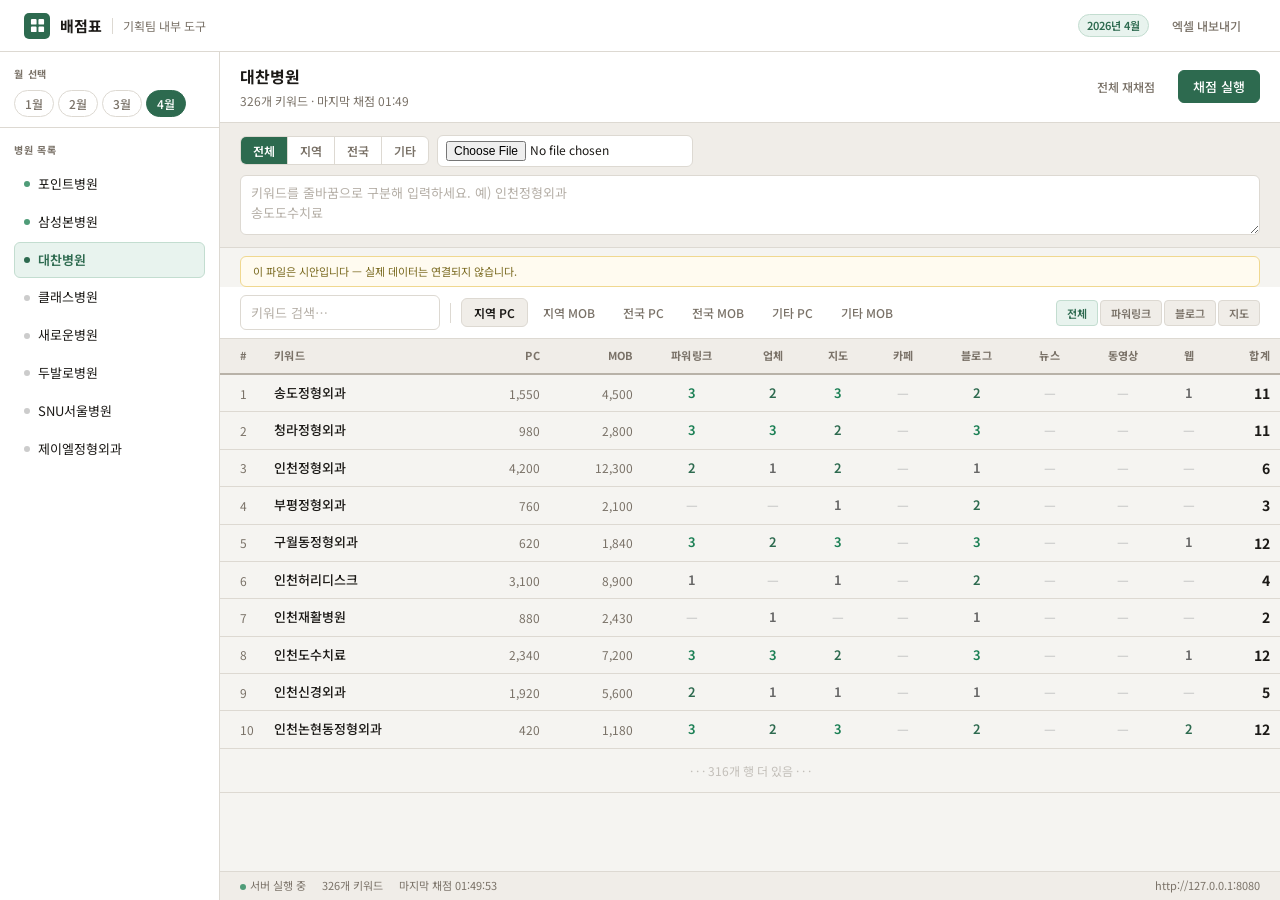
<file: 시안.html>
<!DOCTYPE html>
<html lang="ko">
<head>
  <meta charset="UTF-8" />
  <meta name="viewport" content="width=device-width, initial-scale=1" />
  <title>배점표 — 시안</title>
  <link rel="preconnect" href="https://fonts.googleapis.com" />
  <link rel="preconnect" href="https://fonts.gstatic.com" crossorigin />
  <link href="https://fonts.googleapis.com/css2?family=Noto+Sans+KR:wght@400;500;600;700&display=swap" rel="stylesheet" />
  <style>
    :root {
      --bg:       #f5f4f1;
      --surface:  #ffffff;
      --surface-2:#f0ede8;
      --border:   #ddd9d2;
      --border-strong: #b8b2a8;
      --text:     #1c1a17;
      --muted:    #7a7268;
      --accent:   #2d6a4f;
      --accent-light: #e8f3ee;
      --accent-mid:   #4f9c78;
      --danger:   #c0392b;
      --warn:     #e67e22;
      --radius:   6px;
      --font: 'Noto Sans KR', 'Apple SD Gothic Neo', sans-serif;
    }

    *, *::before, *::after { box-sizing: border-box; }

    body {
      margin: 0;
      background: var(--bg);
      color: var(--text);
      font-family: var(--font);
      font-size: 14px;
      line-height: 1.6;
    }

    /* ── 헤더 ── */
    .header {
      background: var(--surface);
      border-bottom: 1px solid var(--border);
      padding: 0 24px;
      height: 52px;
      display: flex;
      align-items: center;
      justify-content: space-between;
      position: sticky;
      top: 0;
      z-index: 100;
    }

    .header__left {
      display: flex;
      align-items: center;
      gap: 10px;
    }

    .header__logo {
      width: 26px;
      height: 26px;
      background: var(--accent);
      border-radius: 5px;
      display: flex;
      align-items: center;
      justify-content: center;
    }

    .header__logo svg {
      width: 15px;
      height: 15px;
      fill: white;
    }

    .header__title {
      font-size: 15px;
      font-weight: 700;
      letter-spacing: -0.01em;
      color: var(--text);
    }

    .header__divider {
      width: 1px;
      height: 16px;
      background: var(--border);
    }

    .header__sub {
      font-size: 12px;
      color: var(--muted);
    }

    .header__right {
      display: flex;
      align-items: center;
      gap: 8px;
    }

    .badge {
      font-size: 11px;
      font-weight: 600;
      padding: 2px 8px;
      border-radius: 20px;
      background: var(--accent-light);
      color: var(--accent);
      border: 1px solid #c3ddd0;
    }

    /* ── 레이아웃 ── */
    .layout {
      display: flex;
      height: calc(100vh - 52px);
    }

    /* ── 사이드바 ── */
    .sidebar {
      width: 220px;
      flex-shrink: 0;
      background: var(--surface);
      border-right: 1px solid var(--border);
      display: flex;
      flex-direction: column;
      overflow: hidden;
    }

    .sidebar__section {
      padding: 14px 14px 10px;
      border-bottom: 1px solid var(--border);
    }

    .sidebar__label {
      font-size: 10px;
      font-weight: 700;
      letter-spacing: 0.08em;
      text-transform: uppercase;
      color: var(--muted);
      margin-bottom: 8px;
      display: block;
    }

    .hospital-list {
      list-style: none;
      margin: 0;
      padding: 0;
      display: flex;
      flex-direction: column;
      gap: 1px;
    }

    .hospital-list__item {
      display: flex;
      align-items: center;
      gap: 8px;
      padding: 7px 9px;
      border-radius: var(--radius);
      cursor: pointer;
      font-size: 13px;
      color: var(--text);
      border: 1px solid transparent;
      transition: background 0.1s;
    }

    .hospital-list__item:hover {
      background: var(--surface-2);
    }

    .hospital-list__item.is-active {
      background: var(--accent-light);
      border-color: #c3ddd0;
      color: var(--accent);
      font-weight: 600;
    }

    .hospital-list__dot {
      width: 6px;
      height: 6px;
      border-radius: 50%;
      background: var(--border-strong);
      flex-shrink: 0;
    }

    .hospital-list__item.is-active .hospital-list__dot {
      background: var(--accent);
    }

    .hospital-list__item.is-done .hospital-list__dot {
      background: var(--accent-mid);
    }

    .hospital-list__item.is-empty .hospital-list__dot {
      background: #ccc;
    }

    .sidebar__month-tabs {
      display: flex;
      flex-wrap: wrap;
      gap: 4px;
    }

    .month-btn {
      padding: 4px 10px;
      border-radius: 20px;
      border: 1px solid var(--border);
      background: transparent;
      font-family: inherit;
      font-size: 12px;
      font-weight: 500;
      color: var(--muted);
      cursor: pointer;
    }

    .month-btn.is-active {
      background: var(--accent);
      border-color: var(--accent);
      color: white;
    }

    /* ── 메인 콘텐츠 ── */
    .main {
      flex: 1;
      display: flex;
      flex-direction: column;
      overflow: hidden;
    }

    /* ── 서브 헤더 (병원명 + 액션) ── */
    .subheader {
      background: var(--surface);
      border-bottom: 1px solid var(--border);
      padding: 12px 20px;
      display: flex;
      align-items: center;
      justify-content: space-between;
      gap: 12px;
      flex-shrink: 0;
    }

    .subheader__info {
      display: flex;
      flex-direction: column;
      gap: 1px;
    }

    .subheader__name {
      font-size: 16px;
      font-weight: 700;
      letter-spacing: -0.01em;
    }

    .subheader__meta {
      font-size: 12px;
      color: var(--muted);
    }

    .subheader__actions {
      display: flex;
      align-items: center;
      gap: 8px;
    }

    /* ── 버튼 ── */
    .btn {
      display: inline-flex;
      align-items: center;
      gap: 5px;
      padding: 6px 14px;
      border-radius: var(--radius);
      border: 1px solid var(--border);
      background: var(--surface);
      color: var(--text);
      font-family: inherit;
      font-size: 13px;
      font-weight: 500;
      cursor: pointer;
      white-space: nowrap;
    }

    .btn:hover {
      background: var(--surface-2);
      border-color: var(--border-strong);
    }

    .btn--primary {
      background: var(--accent);
      border-color: var(--accent);
      color: white;
    }

    .btn--primary:hover {
      background: #245a42;
      border-color: #245a42;
    }

    .btn--ghost {
      background: transparent;
      border-color: transparent;
      color: var(--muted);
    }

    .btn--ghost:hover {
      background: var(--surface-2);
      color: var(--text);
      border-color: var(--border);
    }

    /* ── 입력 패널 ── */
    .input-panel {
      background: var(--surface-2);
      border-bottom: 1px solid var(--border);
      padding: 12px 20px;
      display: flex;
      align-items: flex-start;
      gap: 12px;
      flex-shrink: 0;
    }

    .input-panel__main {
      flex: 1;
      display: flex;
      flex-direction: column;
      gap: 8px;
    }

    .input-panel__row {
      display: flex;
      gap: 8px;
      align-items: center;
    }

    .scope-tabs {
      display: flex;
      border: 1px solid var(--border);
      border-radius: var(--radius);
      overflow: hidden;
      background: var(--surface);
    }

    .scope-tab {
      padding: 5px 12px;
      border: none;
      border-right: 1px solid var(--border);
      background: transparent;
      font-family: inherit;
      font-size: 12px;
      font-weight: 600;
      color: var(--muted);
      cursor: pointer;
    }

    .scope-tab:last-child {
      border-right: none;
    }

    .scope-tab.is-active {
      background: var(--accent);
      color: white;
    }

    .input {
      padding: 7px 10px;
      border-radius: var(--radius);
      border: 1px solid var(--border);
      background: var(--surface);
      font-family: inherit;
      font-size: 13px;
      color: var(--text);
      width: 100%;
    }

    .input:focus {
      outline: none;
      border-color: var(--accent-mid);
      box-shadow: 0 0 0 2px var(--accent-light);
    }

    .input::placeholder {
      color: #b5afa7;
    }

    textarea.input {
      resize: vertical;
      min-height: 60px;
      line-height: 1.55;
    }

    /* ── 툴바 (검색 + 시트 선택) ── */
    .toolbar {
      display: flex;
      align-items: center;
      gap: 10px;
      padding: 8px 20px;
      background: var(--surface);
      border-bottom: 1px solid var(--border);
      flex-shrink: 0;
      flex-wrap: wrap;
    }

    .toolbar__search {
      width: 200px;
    }

    .toolbar__sep {
      width: 1px;
      height: 20px;
      background: var(--border);
      flex-shrink: 0;
    }

    .sheet-tabs {
      display: flex;
      gap: 2px;
    }

    .sheet-tab {
      padding: 5px 12px;
      border-radius: var(--radius);
      border: 1px solid transparent;
      background: transparent;
      font-family: inherit;
      font-size: 12px;
      font-weight: 500;
      color: var(--muted);
      cursor: pointer;
    }

    .sheet-tab.is-active {
      background: var(--surface-2);
      border-color: var(--border);
      color: var(--text);
      font-weight: 600;
    }

    .col-tabs {
      display: flex;
      gap: 2px;
      margin-left: auto;
    }

    .col-tab {
      padding: 4px 10px;
      border-radius: 4px;
      border: 1px solid var(--border);
      background: var(--surface-2);
      font-family: inherit;
      font-size: 11px;
      font-weight: 600;
      color: var(--muted);
      cursor: pointer;
    }

    .col-tab.is-active {
      background: var(--accent-light);
      border-color: #c3ddd0;
      color: var(--accent);
    }

    /* ── 테이블 ── */
    .table-wrap {
      flex: 1;
      overflow: auto;
    }

    .score-table {
      width: max-content;
      min-width: 100%;
      border-collapse: collapse;
      font-size: 13px;
    }

    .score-table thead th {
      position: sticky;
      top: 0;
      z-index: 1;
      padding: 8px 10px;
      text-align: left;
      font-size: 11px;
      font-weight: 700;
      letter-spacing: 0.03em;
      background: var(--surface-2);
      border-bottom: 2px solid var(--border-strong);
      color: var(--muted);
      white-space: nowrap;
      text-transform: uppercase;
    }

    .score-table thead th:first-child {
      padding-left: 20px;
    }

    .score-table tbody td {
      padding: 7px 10px;
      border-bottom: 1px solid var(--border);
      vertical-align: middle;
    }

    .score-table tbody td:first-child {
      padding-left: 20px;
      color: var(--muted);
      font-size: 12px;
    }

    .score-table tbody tr:hover td {
      background: #faf9f7;
    }

    .score-table .kw-cell {
      font-weight: 500;
    }

    .score-table .vol-cell {
      font-size: 12px;
      color: var(--muted);
      text-align: right;
      font-variant-numeric: tabular-nums;
    }

    .score-cell {
      text-align: center;
      font-weight: 600;
      font-variant-numeric: tabular-nums;
      font-size: 13px;
    }

    .score-cell.s3 { color: #1a7f54; }
    .score-cell.s2 { color: #2d6a4f; }
    .score-cell.s1 { color: #666; }
    .score-cell.s0 { color: #ccc; }

    .total-cell {
      font-weight: 700;
      font-variant-numeric: tabular-nums;
      text-align: right;
      font-size: 14px;
    }

    /* ── 상태 바 ── */
    .statusbar {
      background: var(--surface-2);
      border-top: 1px solid var(--border);
      padding: 5px 20px;
      display: flex;
      align-items: center;
      justify-content: space-between;
      font-size: 11px;
      color: var(--muted);
      flex-shrink: 0;
    }

    .statusbar__left {
      display: flex;
      align-items: center;
      gap: 16px;
    }

    .status-dot {
      width: 6px;
      height: 6px;
      border-radius: 50%;
      background: var(--accent-mid);
      display: inline-block;
      margin-right: 4px;
    }

    /* ── 샘플 데이터 ── */
    .demo-note {
      background: #fffbf0;
      border: 1px solid #f0d890;
      border-radius: var(--radius);
      padding: 6px 12px;
      font-size: 11px;
      color: #7a6a20;
      margin: 8px 20px 0;
      flex-shrink: 0;
    }
  </style>
</head>
<body>

<!-- 헤더 -->
<header class="header">
  <div class="header__left">
    <div class="header__logo">
      <svg viewBox="0 0 16 16"><rect x="1" y="1" width="6" height="6" rx="1"/><rect x="9" y="1" width="6" height="6" rx="1"/><rect x="1" y="9" width="6" height="6" rx="1"/><rect x="9" y="9" width="6" height="6" rx="1"/></svg>
    </div>
    <span class="header__title">배점표</span>
    <div class="header__divider"></div>
    <span class="header__sub">기획팀 내부 도구</span>
  </div>
  <div class="header__right">
    <span class="badge">2026년 4월</span>
    <button class="btn btn--ghost" style="font-size:12px;">엑셀 내보내기</button>
  </div>
</header>

<div class="layout">

  <!-- 사이드바 -->
  <aside class="sidebar">
    <div class="sidebar__section">
      <span class="sidebar__label">월 선택</span>
      <div class="sidebar__month-tabs">
        <button class="month-btn">1월</button>
        <button class="month-btn">2월</button>
        <button class="month-btn">3월</button>
        <button class="month-btn is-active">4월</button>
      </div>
    </div>

    <div class="sidebar__section" style="flex:1; overflow-y:auto; border-bottom:none;">
      <span class="sidebar__label">병원 목록</span>
      <ul class="hospital-list">
        <li class="hospital-list__item is-done">
          <span class="hospital-list__dot"></span>포인트병원
        </li>
        <li class="hospital-list__item is-done">
          <span class="hospital-list__dot"></span>삼성본병원
        </li>
        <li class="hospital-list__item is-active">
          <span class="hospital-list__dot"></span>대찬병원
        </li>
        <li class="hospital-list__item is-empty">
          <span class="hospital-list__dot"></span>클래스병원
        </li>
        <li class="hospital-list__item is-empty">
          <span class="hospital-list__dot"></span>새로운병원
        </li>
        <li class="hospital-list__item is-empty">
          <span class="hospital-list__dot"></span>두발로병원
        </li>
        <li class="hospital-list__item is-empty">
          <span class="hospital-list__dot"></span>SNU서울병원
        </li>
        <li class="hospital-list__item is-empty">
          <span class="hospital-list__dot"></span>제이엘정형외과
        </li>
      </ul>
    </div>
  </aside>

  <!-- 메인 -->
  <main class="main">

    <!-- 병원 서브헤더 -->
    <div class="subheader">
      <div class="subheader__info">
        <span class="subheader__name">대찬병원</span>
        <span class="subheader__meta">326개 키워드 · 마지막 채점 01:49</span>
      </div>
      <div class="subheader__actions">
        <button class="btn btn--ghost" style="font-size:12px;">전체 재채점</button>
        <button class="btn btn--primary">채점 실행</button>
      </div>
    </div>

    <!-- 키워드 입력 패널 -->
    <div class="input-panel">
      <div class="input-panel__main">
        <div class="input-panel__row">
          <div class="scope-tabs">
            <button class="scope-tab is-active">전체</button>
            <button class="scope-tab">지역</button>
            <button class="scope-tab">전국</button>
            <button class="scope-tab">기타</button>
          </div>
          <input type="file" class="input" accept=".xlsx,.txt,.csv" style="width:auto; font-size:12px; padding:5px 8px;" />
        </div>
        <textarea class="input" placeholder="키워드를 줄바꿈으로 구분해 입력하세요. 예) 인천정형외과&#10;송도도수치료"></textarea>
      </div>
    </div>

    <!-- 노트 -->
    <div class="demo-note">이 파일은 시안입니다 — 실제 데이터는 연결되지 않습니다.</div>

    <!-- 툴바 -->
    <div class="toolbar">
      <input type="search" class="input toolbar__search" placeholder="키워드 검색…" />

      <div class="toolbar__sep"></div>

      <div class="sheet-tabs">
        <button class="sheet-tab is-active">지역 PC</button>
        <button class="sheet-tab">지역 MOB</button>
        <button class="sheet-tab">전국 PC</button>
        <button class="sheet-tab">전국 MOB</button>
        <button class="sheet-tab">기타 PC</button>
        <button class="sheet-tab">기타 MOB</button>
      </div>

      <div class="col-tabs">
        <button class="col-tab is-active">전체</button>
        <button class="col-tab">파워링크</button>
        <button class="col-tab">블로그</button>
        <button class="col-tab">지도</button>
      </div>
    </div>

    <!-- 테이블 -->
    <div class="table-wrap">
      <table class="score-table">
        <thead>
          <tr>
            <th style="width:36px;">#</th>
            <th>키워드</th>
            <th style="text-align:right;">PC</th>
            <th style="text-align:right;">MOB</th>
            <th style="text-align:center;">파워링크</th>
            <th style="text-align:center;">업체</th>
            <th style="text-align:center;">지도</th>
            <th style="text-align:center;">카페</th>
            <th style="text-align:center;">블로그</th>
            <th style="text-align:center;">뉴스</th>
            <th style="text-align:center;">동영상</th>
            <th style="text-align:center;">웹</th>
            <th style="text-align:right;">합계</th>
          </tr>
        </thead>
        <tbody>
          <tr>
            <td>1</td><td class="kw-cell">송도정형외과</td>
            <td class="vol-cell">1,550</td><td class="vol-cell">4,500</td>
            <td class="score-cell s3">3</td><td class="score-cell s2">2</td>
            <td class="score-cell s3">3</td><td class="score-cell s0">—</td>
            <td class="score-cell s2">2</td><td class="score-cell s0">—</td>
            <td class="score-cell s0">—</td><td class="score-cell s1">1</td>
            <td class="total-cell">11</td>
          </tr>
          <tr>
            <td>2</td><td class="kw-cell">청라정형외과</td>
            <td class="vol-cell">980</td><td class="vol-cell">2,800</td>
            <td class="score-cell s3">3</td><td class="score-cell s3">3</td>
            <td class="score-cell s2">2</td><td class="score-cell s0">—</td>
            <td class="score-cell s3">3</td><td class="score-cell s0">—</td>
            <td class="score-cell s0">—</td><td class="score-cell s0">—</td>
            <td class="total-cell">11</td>
          </tr>
          <tr>
            <td>3</td><td class="kw-cell">인천정형외과</td>
            <td class="vol-cell">4,200</td><td class="vol-cell">12,300</td>
            <td class="score-cell s2">2</td><td class="score-cell s1">1</td>
            <td class="score-cell s2">2</td><td class="score-cell s0">—</td>
            <td class="score-cell s1">1</td><td class="score-cell s0">—</td>
            <td class="score-cell s0">—</td><td class="score-cell s0">—</td>
            <td class="total-cell">6</td>
          </tr>
          <tr>
            <td>4</td><td class="kw-cell">부평정형외과</td>
            <td class="vol-cell">760</td><td class="vol-cell">2,100</td>
            <td class="score-cell s0">—</td><td class="score-cell s0">—</td>
            <td class="score-cell s1">1</td><td class="score-cell s0">—</td>
            <td class="score-cell s2">2</td><td class="score-cell s0">—</td>
            <td class="score-cell s0">—</td><td class="score-cell s0">—</td>
            <td class="total-cell">3</td>
          </tr>
          <tr>
            <td>5</td><td class="kw-cell">구월동정형외과</td>
            <td class="vol-cell">620</td><td class="vol-cell">1,840</td>
            <td class="score-cell s3">3</td><td class="score-cell s2">2</td>
            <td class="score-cell s3">3</td><td class="score-cell s0">—</td>
            <td class="score-cell s3">3</td><td class="score-cell s0">—</td>
            <td class="score-cell s0">—</td><td class="score-cell s1">1</td>
            <td class="total-cell">12</td>
          </tr>
          <tr>
            <td>6</td><td class="kw-cell">인천허리디스크</td>
            <td class="vol-cell">3,100</td><td class="vol-cell">8,900</td>
            <td class="score-cell s1">1</td><td class="score-cell s0">—</td>
            <td class="score-cell s1">1</td><td class="score-cell s0">—</td>
            <td class="score-cell s2">2</td><td class="score-cell s0">—</td>
            <td class="score-cell s0">—</td><td class="score-cell s0">—</td>
            <td class="total-cell">4</td>
          </tr>
          <tr>
            <td>7</td><td class="kw-cell">인천재활병원</td>
            <td class="vol-cell">880</td><td class="vol-cell">2,430</td>
            <td class="score-cell s0">—</td><td class="score-cell s1">1</td>
            <td class="score-cell s0">—</td><td class="score-cell s0">—</td>
            <td class="score-cell s1">1</td><td class="score-cell s0">—</td>
            <td class="score-cell s0">—</td><td class="score-cell s0">—</td>
            <td class="total-cell">2</td>
          </tr>
          <tr>
            <td>8</td><td class="kw-cell">인천도수치료</td>
            <td class="vol-cell">2,340</td><td class="vol-cell">7,200</td>
            <td class="score-cell s3">3</td><td class="score-cell s3">3</td>
            <td class="score-cell s2">2</td><td class="score-cell s0">—</td>
            <td class="score-cell s3">3</td><td class="score-cell s0">—</td>
            <td class="score-cell s0">—</td><td class="score-cell s1">1</td>
            <td class="total-cell">12</td>
          </tr>
          <tr>
            <td>9</td><td class="kw-cell">인천신경외과</td>
            <td class="vol-cell">1,920</td><td class="vol-cell">5,600</td>
            <td class="score-cell s2">2</td><td class="score-cell s1">1</td>
            <td class="score-cell s1">1</td><td class="score-cell s0">—</td>
            <td class="score-cell s1">1</td><td class="score-cell s0">—</td>
            <td class="score-cell s0">—</td><td class="score-cell s0">—</td>
            <td class="total-cell">5</td>
          </tr>
          <tr>
            <td>10</td><td class="kw-cell">인천논현동정형외과</td>
            <td class="vol-cell">420</td><td class="vol-cell">1,180</td>
            <td class="score-cell s3">3</td><td class="score-cell s2">2</td>
            <td class="score-cell s3">3</td><td class="score-cell s0">—</td>
            <td class="score-cell s2">2</td><td class="score-cell s0">—</td>
            <td class="score-cell s0">—</td><td class="score-cell s2">2</td>
            <td class="total-cell">12</td>
          </tr>
          <tr style="opacity:0.4;">
            <td colspan="13" style="text-align:center; padding:12px; font-size:12px; color:var(--muted);">
              · · · 316개 행 더 있음 · · ·
            </td>
          </tr>
        </tbody>
      </table>
    </div>

    <!-- 상태 바 -->
    <div class="statusbar">
      <div class="statusbar__left">
        <span><span class="status-dot"></span>서버 실행 중</span>
        <span>326개 키워드</span>
        <span>마지막 채점 01:49:53</span>
      </div>
      <span>http://127.0.0.1:8080</span>
    </div>

  </main>
</div>

</body>
</html>
</file>
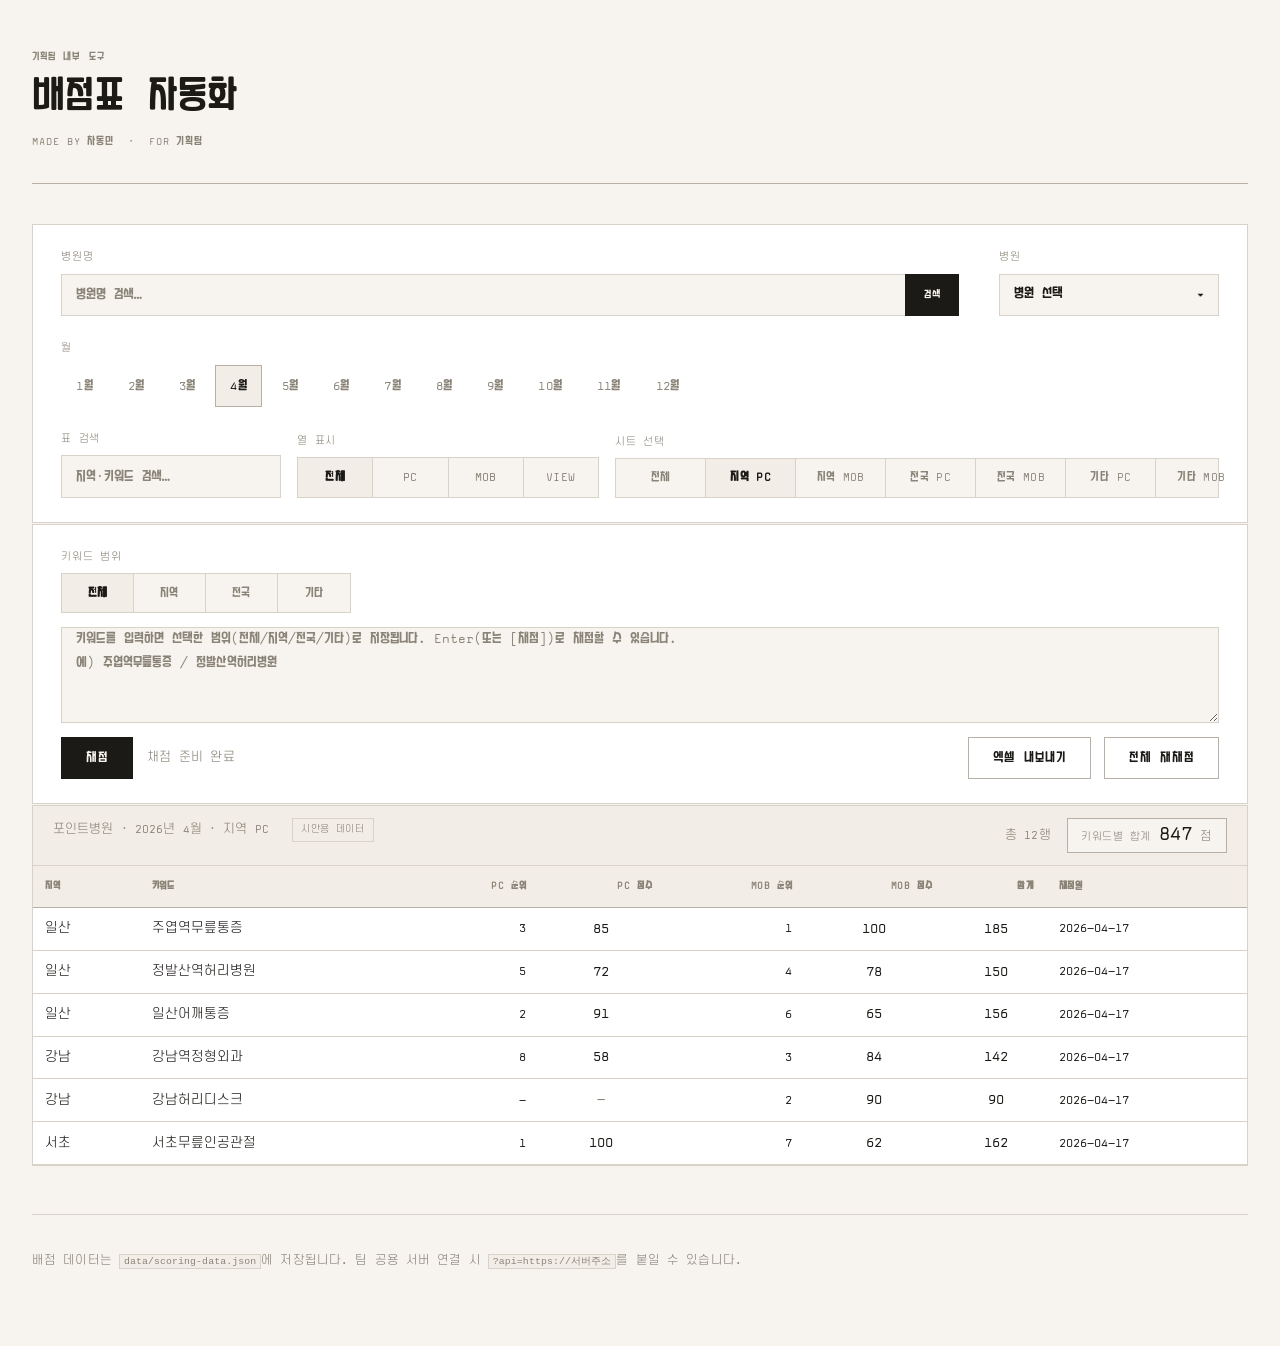
<file: 시안_magda.html>
<!DOCTYPE html>
<html lang="ko">
  <head>
    <meta charset="UTF-8" />
    <meta name="viewport" content="width=device-width, initial-scale=1" />
    <title>배점표 자동화 — Magda Clean Mono</title>
    <style>
      @font-face {
        font-family: "MagdaCleanMono";
        src: url("./web/MagdaCleanMono-Regular.otf") format("opentype");
        font-weight: normal;
        font-style: normal;
      }

      @font-face {
        font-family: "YangJin";
        src: url("./web/YangJin.otf") format("opentype");
        font-weight: normal;
        font-style: normal;
      }

      @font-face {
        font-family: "SCDream";
        src: url("./web/SCDream3.otf") format("opentype");
        font-weight: normal;
        font-style: normal;
      }

      :root {
        --bg: #f7f4ef;
        --surface: #ffffff;
        --surface-2: #f2ede6;
        --border: #d8d2c8;
        --border-dark: #b8b0a4;
        --text: #1c1a17;
        --muted: #8a8478;
        --accent: #1c1a17;
        --accent-warm: #6b5f4e;
        --radius: 0px;
        --font-serif: "MagdaCleanMono", "Courier New", "YangJin", sans-serif;
        --font-sans: "MagdaCleanMono", "Courier New", "YangJin", sans-serif;
        --font-body: "MagdaCleanMono", "Courier New", "SCDream", sans-serif;
      }

      *,
      *::before,
      *::after {
        box-sizing: border-box;
      }

      body {
        margin: 0;
        min-height: 100vh;
        font-family: var(--font-body);
        background: var(--bg);
        color: var(--text);
        line-height: 1.6;
        font-weight: 300;
      }

      .header__title,
      .header__subtitle,
      .header__eyebrow {
        font-family: var(--font-sans);
      }

      /* ── 레이아웃 ── */
      .app {
        max-width: 1320px;
        margin: 0 auto;
        padding: 0 2rem 4rem;
      }

      /* ── 헤더 ── */
      .header {
        display: flex;
        align-items: flex-end;
        justify-content: space-between;
        padding: 3rem 0 2rem;
        border-bottom: 1px solid var(--border-dark);
        margin-bottom: 2.5rem;
      }

      .header__brand {}

      .header__eyebrow {
        font-family: var(--font-sans);
        font-size: 0.68rem;
        font-weight: 500;
        letter-spacing: 0.10em;
        text-transform: uppercase;
        color: var(--muted);
        margin: 0 0 0.6rem;
      }

      .header__title {
        font-family: var(--font-serif);
        font-size: 2.6rem;
        font-weight: 300;
        letter-spacing: 0.01em;
        margin: 0;
        line-height: 1.1;
      }

      .header__subtitle {
        font-family: var(--font-sans);
        font-size: 0.72rem;
        letter-spacing: 0.08em;
        text-transform: uppercase;
        color: var(--muted);
        margin: 0.75rem 0 0;
        font-weight: 400;
      }

      /* ── 툴바 ── */
      .toolbar {
        display: flex;
        flex-wrap: wrap;
        align-items: flex-end;
        gap: 1.5rem 2.5rem;
        padding: 1.5rem 1.75rem;
        background: var(--surface);
        border: 1px solid var(--border);
        margin-bottom: 1px;
      }

      .toolbar__group {
        display: flex;
        flex-direction: column;
        gap: 0.5rem;
        min-width: 0;
      }

      .toolbar__label {
        font-size: 0.65rem;
        font-weight: 500;
        text-transform: uppercase;
        letter-spacing: 0.08em;
        color: var(--muted);
      }

      /* ── 인풋 ── */
      .input {
        width: 100%;
        height: 42.19px;
        padding: 0 0.85rem;
        border: 1px solid var(--border);
        border-radius: 0;
        background: var(--bg);
        color: var(--text);
        font-family: var(--font-sans);
        font-size: 0.88rem;
        font-weight: 300;
        caret-color: var(--accent);
        transition: border-color 0.2s;
      }

      .input::placeholder {
        color: var(--muted);
        font-weight: 300;
      }

      .input:focus {
        outline: none;
        border-color: var(--accent);
      }

      .input--textarea {
        min-height: 96px;
        resize: vertical;
        line-height: 1.7;
      }

      /* ── 버튼 ── */
      .btn {
        display: inline-flex;
        align-items: center;
        justify-content: center;
        height: 42.19px;
        padding: 0 1.5rem;
        font-family: var(--font-sans);
        font-size: 0.85rem;
        font-weight: 500;
        letter-spacing: 0.08em;
        text-transform: uppercase;
        cursor: pointer;
        border: 1px solid var(--accent);
        background: var(--accent);
        color: var(--bg);
        transition: background 0.2s, color 0.2s;
      }

      .btn:hover {
        background: transparent;
        color: var(--accent);
      }

      .btn--ghost {
        background: transparent;
        color: var(--accent);
        border-color: var(--border-dark);
      }

      .btn--ghost:hover {
        border-color: var(--accent);
      }

      /* ── 병원 셀렉트 ── */
      .hospital-select {
        position: relative;
        min-width: 220px;
      }

      .hospital-select__trigger {
        width: 100%;
        display: flex;
        align-items: center;
        justify-content: space-between;
        gap: 0.6rem;
        padding: 0.6rem 0.85rem;
        border: 1px solid var(--border);
        background: var(--bg);
        color: var(--text);
        font-family: var(--font-sans);
        font-size: 0.88rem;
        font-weight: 300;
        cursor: pointer;
        transition: border-color 0.2s;
      }

      .hospital-select__trigger:hover,
      .hospital-select__trigger:focus {
        outline: none;
        border-color: var(--accent);
      }

      .hospital-select__menu {
        position: absolute;
        left: 0;
        right: 0;
        top: calc(100% + 2px);
        max-height: 260px;
        overflow: auto;
        background: var(--surface);
        border: 1px solid var(--border-dark);
        box-shadow: 0 8px 32px rgba(28, 26, 23, 0.1);
        z-index: 20;
        padding: 0.25rem;
      }

      .hospital-select__option {
        width: 100%;
        text-align: left;
        padding: 0.5rem 0.75rem;
        border: none;
        background: transparent;
        color: var(--text);
        font-family: var(--font-sans);
        font-size: 0.85rem;
        font-weight: 300;
        cursor: pointer;
        transition: background 0.15s;
      }

      .hospital-select__option:hover {
        background: var(--surface-2);
      }

      .hospital-select__option[aria-selected="true"] {
        background: var(--surface-2);
        font-weight: 500;
      }

      /* ── 탭 ── */
      .tabs {
        display: flex;
        flex-wrap: wrap;
        gap: 0.25rem;
      }

      .tab {
        height: 42.19px;
        padding: 0 0.9rem;
        border: 1px solid transparent;
        background: transparent;
        color: var(--muted);
        font-family: var(--font-sans);
        font-size: 0.85rem;
        font-weight: 400;
        letter-spacing: 0.02em;
        cursor: pointer;
        transition: all 0.15s;
      }

      .tab:hover {
        color: var(--text);
        border-color: var(--border);
      }

      .tab[aria-selected="true"] {
        color: var(--text);
        background: var(--surface-2);
        border-color: var(--border-dark);
      }

      /* ── 채널 탭 ── */
      .channel-tabs {
        display: flex;
        border: 1px solid var(--border);
        background: var(--bg);
        gap: 0;
      }

      .channel-tab {
        flex: 1;
        padding: 0.6rem 0.5rem;
        border: none;
        border-right: 1px solid var(--border);
        background: transparent;
        color: var(--muted);
        font-family: var(--font-sans);
        font-size: 0.8rem;
        font-weight: 500;
        letter-spacing: 0.03em;
        text-transform: uppercase;
        cursor: pointer;
        white-space: nowrap;
        transition: all 0.15s;
      }

      .channel-tab:last-child {
        border-right: none;
      }

      .channel-tab:hover {
        color: var(--text);
        background: var(--surface-2);
      }

      .channel-tab[aria-selected="true"] {
        color: var(--text);
        background: var(--surface-2);
        font-weight: 600;
      }

      /* ── 툴바 레이아웃 ── */
      .toolbar__field-row {
        display: flex;
        align-items: stretch;
        gap: 0;
      }

      .toolbar__field-row .input {
        flex: 1;
        border-right: none;
      }

      .toolbar__search-btn {
        padding: 0.6rem 1.1rem;
        font-size: 0.68rem;
      }

      .toolbar__group--stretch {
        flex: 1 1 240px;
        min-width: min(100%, 200px);
      }

      .toolbar__group--stretch {
        flex: 1 1 240px;
        min-width: min(100%, 200px);
      }

      .toolbar__group--filter-split {
        flex: 1 1 560px;
        min-width: min(100%, 280px);
      }

      .toolbar__filter-split {
        display: flex;
        align-items: flex-end;
        flex-wrap: wrap;
        gap: 1rem;
        width: 100%;
      }

      .toolbar__filter-search {
        flex: 0 1 220px;
        min-width: 0;
        display: flex;
        flex-direction: column;
        gap: 0.5rem;
      }

      .toolbar__channel-wrap {
        flex: 1 1 0;
        min-width: 0;
        display: flex;
        flex-direction: column;
        gap: 0.5rem;
      }

      #monthTabs {
        flex-wrap: nowrap;
        overflow-x: auto;
        scrollbar-width: none;
        cursor: grab;
      }

      #monthTabs::-webkit-scrollbar {
        display: none;
      }

      #monthTabs .tab {
        flex: 0 0 auto;
        white-space: nowrap;
      }

      .toolbar__sheet-quick-wrap {
        flex: 2 1 0;
        min-width: 0;
        display: flex;
        flex-direction: column;
        gap: 0.5rem;
      }

      .toolbar__sheet-quick-wrap .channel-tabs {
        flex-wrap: nowrap;
      }

      #sheetTabs .channel-tab {
        font-size: 0.78rem;
        padding: 0.6rem 0;
        white-space: nowrap;
        flex: 0 0 90.09px !important;
        min-width: 90.09px;
        text-align: center;
      }

      .toolbar__sheet-quick-wrap .channel-tab {
        flex: 0 0 auto;
        min-width: 78px;
      }

      /* ── 업로드 패널 ── */
      .upload-panel {
        display: flex;
        flex-direction: column;
        gap: 0.85rem;
        padding: 1.5rem 1.75rem;
        background: var(--surface);
        border: 1px solid var(--border);
        margin-bottom: 1px;
      }

      .upload-panel__scope {
        display: flex;
        flex-direction: column;
        gap: 0.5rem;
      }

      .upload-panel__scope-tabs {
        align-self: flex-start;
      }

      .upload-panel__scope-tabs .channel-tab {
        min-width: 4.5rem;
      }

      .upload-panel__row {
        display: flex;
        flex-wrap: wrap;
        gap: 0.6rem;
        align-items: center;
      }

      .upload-panel__row--score {
        align-items: center;
        gap: 0.85rem;
      }

      .upload-panel__score-status {
        font-size: 0.78rem;
        font-weight: 400;
        letter-spacing: 0.02em;
        color: var(--muted);
        min-height: 1.35em;
      }

      .upload-panel__rerun-btn,
      .upload-panel__export-btn {
        margin-left: auto;
      }

      .upload-panel__export-btn + .upload-panel__rerun-btn {
        margin-left: 0;
      }

      /* ── 패널 (테이블) ── */
      .panel {
        background: var(--surface);
        border: 1px solid var(--border);
        overflow: hidden;
      }

      .panel__meta {
        display: flex;
        flex-wrap: wrap;
        justify-content: space-between;
        gap: 0.5rem;
        padding: 0.75rem 1.25rem;
        font-size: 0.78rem;
        color: var(--muted);
        border-bottom: 1px solid var(--border);
        background: var(--surface-2);
        letter-spacing: 0.01em;
      }

      .panel__stats {
        display: flex;
        align-items: center;
        gap: 1rem;
      }

      .panel__total-badge {
        display: inline-flex;
        align-items: baseline;
        gap: 0.3rem 0.5rem;
        padding: 0.35rem 0.85rem;
        background: var(--bg);
        border: 1px solid var(--border-dark);
      }

      .panel__total-label {
        font-size: 0.65rem;
        font-weight: 500;
        letter-spacing: 0.05em;
        text-transform: uppercase;
        color: var(--muted);
      }

      .panel__total-value {
        font-family: var(--font-serif);
        font-size: 1.3rem;
        font-weight: 400;
        font-variant-numeric: tabular-nums;
        color: var(--text);
        line-height: 1;
      }

      .panel__total-unit {
        font-size: 0.75rem;
        color: var(--muted);
        font-weight: 400;
      }

      .table-wrap {
        overflow: auto;
        max-height: min(70vh, 720px);
      }

      .score-table {
        width: max-content;
        min-width: 100%;
        border-collapse: collapse;
        font-size: 0.82rem;
      }

      .score-table thead th {
        position: sticky;
        top: 0;
        z-index: 1;
        padding: 0.75rem 0.75rem;
        text-align: left;
        font-family: var(--font-sans);
        font-size: 0.65rem;
        font-weight: 600;
        letter-spacing: 0.06em;
        text-transform: uppercase;
        background: var(--surface-2);
        border-bottom: 1px solid var(--border-dark);
        white-space: nowrap;
        color: var(--muted);
      }

      .score-table tbody td {
        padding: 0.55rem 0.75rem;
        border-bottom: 1px solid var(--border);
        vertical-align: middle;
        font-weight: 300;
      }

      .score-table tbody tr:hover {
        background: var(--surface-2);
      }

      .score-table .num {
        text-align: right;
        font-variant-numeric: tabular-nums;
        font-family: var(--font-serif);
      }

      .score-table .score {
        text-align: center;
        font-family: var(--font-serif);
        font-size: 0.95rem;
        font-weight: 500;
        font-variant-numeric: tabular-nums;
      }

      .score-table .score.is-empty {
        color: var(--muted);
        font-weight: 300;
      }

      /* ── 푸터 ── */
      .footer {
        margin-top: 3rem;
        padding-top: 1.5rem;
        border-top: 1px solid var(--border);
        font-size: 0.75rem;
        color: var(--muted);
        font-weight: 300;
        letter-spacing: 0.01em;
      }

      code {
        font-size: 0.82em;
        background: var(--surface-2);
        padding: 0.1em 0.4em;
        border: 1px solid var(--border);
      }

      .toast {
        position: fixed;
        bottom: 1.5rem;
        left: 50%;
        transform: translateX(-50%);
        max-width: min(92vw, 28rem);
        padding: 0.7rem 1.2rem;
        background: var(--text);
        color: var(--bg);
        font-size: 0.82rem;
        font-weight: 300;
        letter-spacing: 0.01em;
        box-shadow: 0 8px 32px rgba(28, 26, 23, 0.15);
        z-index: 10;
      }

      /* ── 더미 데이터 표시용 ── */
      .demo-badge {
        display: inline-block;
        font-size: 0.6rem;
        letter-spacing: 0.07em;
        text-transform: uppercase;
        color: var(--muted);
        border: 1px solid var(--border);
        padding: 0.2rem 0.5rem;
        margin-left: 1rem;
        vertical-align: middle;
      }
    </style>
  </head>
  <body>
    <div class="app">

      <!-- 헤더 -->
      <header class="header">
        <div class="header__brand">
          <p class="header__eyebrow">기획팀 내부 도구</p>
          <h1 class="header__title">배점표 자동화</h1>
          <p class="header__subtitle">Made by 차동민 &nbsp;·&nbsp; For 기획팀</p>
        </div>
      </header>

      <!-- 툴바 -->
      <nav class="toolbar" aria-label="월·시트 선택">
        <div class="toolbar__group toolbar__group--stretch">
          <label class="toolbar__label" for="hospitalFilterInput">병원명</label>
          <div class="toolbar__field-row">
            <input type="search" id="hospitalFilterInput" class="input" placeholder="병원명 검색…" autocomplete="off" />
            <button type="button" class="btn toolbar__search-btn">검색</button>
          </div>
        </div>
        <div class="toolbar__group">
          <span class="toolbar__label">병원</span>
          <div class="hospital-select">
            <button type="button" class="hospital-select__trigger">
              <span>병원 선택</span>
              <span aria-hidden="true">▾</span>
            </button>
          </div>
        </div>
        <div class="toolbar__group">
          <span class="toolbar__label">월</span>
          <div class="tabs" id="monthTabs" role="tablist">
            <button class="tab" role="tab">1월</button>
            <button class="tab" role="tab">2월</button>
            <button class="tab" role="tab">3월</button>
            <button class="tab" role="tab" aria-selected="true">4월</button>
            <button class="tab" role="tab">5월</button>
            <button class="tab" role="tab">6월</button>
            <button class="tab" role="tab">7월</button>
            <button class="tab" role="tab">8월</button>
            <button class="tab" role="tab">9월</button>
            <button class="tab" role="tab">10월</button>
            <button class="tab" role="tab">11월</button>
            <button class="tab" role="tab">12월</button>
          </div>
        </div>
        <div class="toolbar__group toolbar__group--stretch toolbar__group--filter-split">
          <div class="toolbar__filter-split">
            <div class="toolbar__filter-search">
              <label class="toolbar__label" for="filterInput">표 검색</label>
              <input type="search" id="filterInput" class="input" placeholder="지역·키워드 검색…" autocomplete="off" />
            </div>
            <div class="toolbar__channel-wrap">
              <span class="toolbar__label">열 표시</span>
              <div class="channel-tabs" role="tablist">
                <button class="channel-tab" role="tab" aria-selected="true">전체</button>
                <button class="channel-tab" role="tab">PC</button>
                <button class="channel-tab" role="tab">MOB</button>
                <button class="channel-tab" role="tab">VIEW</button>
              </div>
            </div>
            <div class="toolbar__sheet-quick-wrap">
              <span class="toolbar__label">시트 선택</span>
              <div class="channel-tabs" id="sheetTabs" role="tablist">
                <button class="channel-tab" role="tab">전체</button>
                <button class="channel-tab" role="tab" aria-selected="true">지역 PC</button>
                <button class="channel-tab" role="tab">지역 MOB</button>
                <button class="channel-tab" role="tab">전국 PC</button>
                <button class="channel-tab" role="tab">전국 MOB</button>
                <button class="channel-tab" role="tab">기타 PC</button>
                <button class="channel-tab" role="tab">기타 MOB</button>
              </div>
            </div>
          </div>
        </div>
      </nav>

      <!-- 업로드 패널 -->
      <section class="upload-panel">
        <div class="upload-panel__scope">
          <span class="toolbar__label">키워드 범위</span>
          <div class="channel-tabs upload-panel__scope-tabs" style="align-self:flex-start;" role="tablist">
            <button class="channel-tab" role="tab" aria-selected="true" style="min-width:4.5rem;">전체</button>
            <button class="channel-tab" role="tab" style="min-width:4.5rem;">지역</button>
            <button class="channel-tab" role="tab" style="min-width:4.5rem;">전국</button>
            <button class="channel-tab" role="tab" style="min-width:4.5rem;">기타</button>
          </div>
        </div>
        <div class="upload-panel__row">
          <textarea
            class="input input--textarea"
            placeholder="키워드를 입력하면 선택한 범위(전체/지역/전국/기타)로 저장됩니다. Enter(또는 [채점])로 채점할 수 있습니다.&#10;예) 주엽역무릎통증 / 정발산역허리병원"
          ></textarea>
        </div>
        <div class="upload-panel__row upload-panel__row--score">
          <button type="button" class="btn">채점</button>
          <span class="upload-panel__score-status">채점 준비 완료</span>
          <button type="button" class="btn btn--ghost upload-panel__export-btn">엑셀 내보내기</button>
          <button type="button" class="btn btn--ghost upload-panel__rerun-btn">전체 재채점</button>
        </div>
      </section>

      <!-- 데이터 패널 -->
      <section class="panel" aria-live="polite">
        <div class="panel__meta">
          <span class="panel__source">포인트병원 · 2026년 4월 · 지역 PC <span class="demo-badge">시안용 데이터</span></span>
          <div class="panel__stats">
            <span class="panel__count">총 12행</span>
            <div class="panel__total-badge">
              <span class="panel__total-label">키워드별 합계</span>
              <span class="panel__total-value">847</span>
              <span class="panel__total-unit">점</span>
            </div>
          </div>
        </div>
        <div class="table-wrap">
          <table class="score-table">
            <thead>
              <tr>
                <th>지역</th>
                <th>키워드</th>
                <th class="num">PC 순위</th>
                <th class="num">PC 점수</th>
                <th class="num">MOB 순위</th>
                <th class="num">MOB 점수</th>
                <th class="num">합계</th>
                <th>채점일</th>
              </tr>
            </thead>
            <tbody>
              <tr>
                <td>일산</td>
                <td>주엽역무릎통증</td>
                <td class="num">3</td>
                <td class="score">85</td>
                <td class="num">1</td>
                <td class="score">100</td>
                <td class="score">185</td>
                <td>2026-04-17</td>
              </tr>
              <tr>
                <td>일산</td>
                <td>정발산역허리병원</td>
                <td class="num">5</td>
                <td class="score">72</td>
                <td class="num">4</td>
                <td class="score">78</td>
                <td class="score">150</td>
                <td>2026-04-17</td>
              </tr>
              <tr>
                <td>일산</td>
                <td>일산어깨통증</td>
                <td class="num">2</td>
                <td class="score">91</td>
                <td class="num">6</td>
                <td class="score">65</td>
                <td class="score">156</td>
                <td>2026-04-17</td>
              </tr>
              <tr>
                <td>강남</td>
                <td>강남역정형외과</td>
                <td class="num">8</td>
                <td class="score">58</td>
                <td class="num">3</td>
                <td class="score">84</td>
                <td class="score">142</td>
                <td>2026-04-17</td>
              </tr>
              <tr>
                <td>강남</td>
                <td>강남허리디스크</td>
                <td class="num">—</td>
                <td class="score is-empty">—</td>
                <td class="num">2</td>
                <td class="score">90</td>
                <td class="score">90</td>
                <td>2026-04-17</td>
              </tr>
              <tr>
                <td>서초</td>
                <td>서초무릎인공관절</td>
                <td class="num">1</td>
                <td class="score">100</td>
                <td class="num">7</td>
                <td class="score">62</td>
                <td class="score">162</td>
                <td>2026-04-17</td>
              </tr>
            </tbody>
          </table>
        </div>
      </section>

      <footer class="footer">
        <p>
          배점 데이터는 <code>data/scoring-data.json</code>에 저장됩니다.
          팀 공용 서버 연결 시 <code>?api=https://서버주소</code>를 붙일 수 있습니다.
        </p>
      </footer>
    </div>
  <script>
    function dragScroll(el) {
      let isDown = false, startX, scrollLeft;
      el.addEventListener('mousedown', e => { isDown = true; el.style.cursor = 'grabbing'; startX = e.pageX - el.offsetLeft; scrollLeft = el.scrollLeft; });
      el.addEventListener('mouseleave', () => { isDown = false; el.style.cursor = 'grab'; });
      el.addEventListener('mouseup', () => { isDown = false; el.style.cursor = 'grab'; });
      el.addEventListener('mousemove', e => { if (!isDown) return; e.preventDefault(); el.scrollLeft = scrollLeft - (e.pageX - el.offsetLeft - startX); });
    }

    dragScroll(document.getElementById('monthTabs'));

    const slider = document.querySelector('.toolbar__sheet-quick-wrap .channel-tabs');
    let isDown = false, startX, scrollLeft;

    slider.addEventListener('mousedown', e => {
      isDown = true;
      slider.style.cursor = 'grabbing';
      startX = e.pageX - slider.offsetLeft;
      scrollLeft = slider.scrollLeft;
    });
    slider.addEventListener('mouseleave', () => { isDown = false; slider.style.cursor = 'grab'; });
    slider.addEventListener('mouseup', () => { isDown = false; slider.style.cursor = 'grab'; });
    slider.addEventListener('mousemove', e => {
      if (!isDown) return;
      e.preventDefault();
      const x = e.pageX - slider.offsetLeft;
      slider.scrollLeft = scrollLeft - (x - startX);
    });

    slider.style.cursor = 'grab';
  </script>
  </body>
</html>
</file>
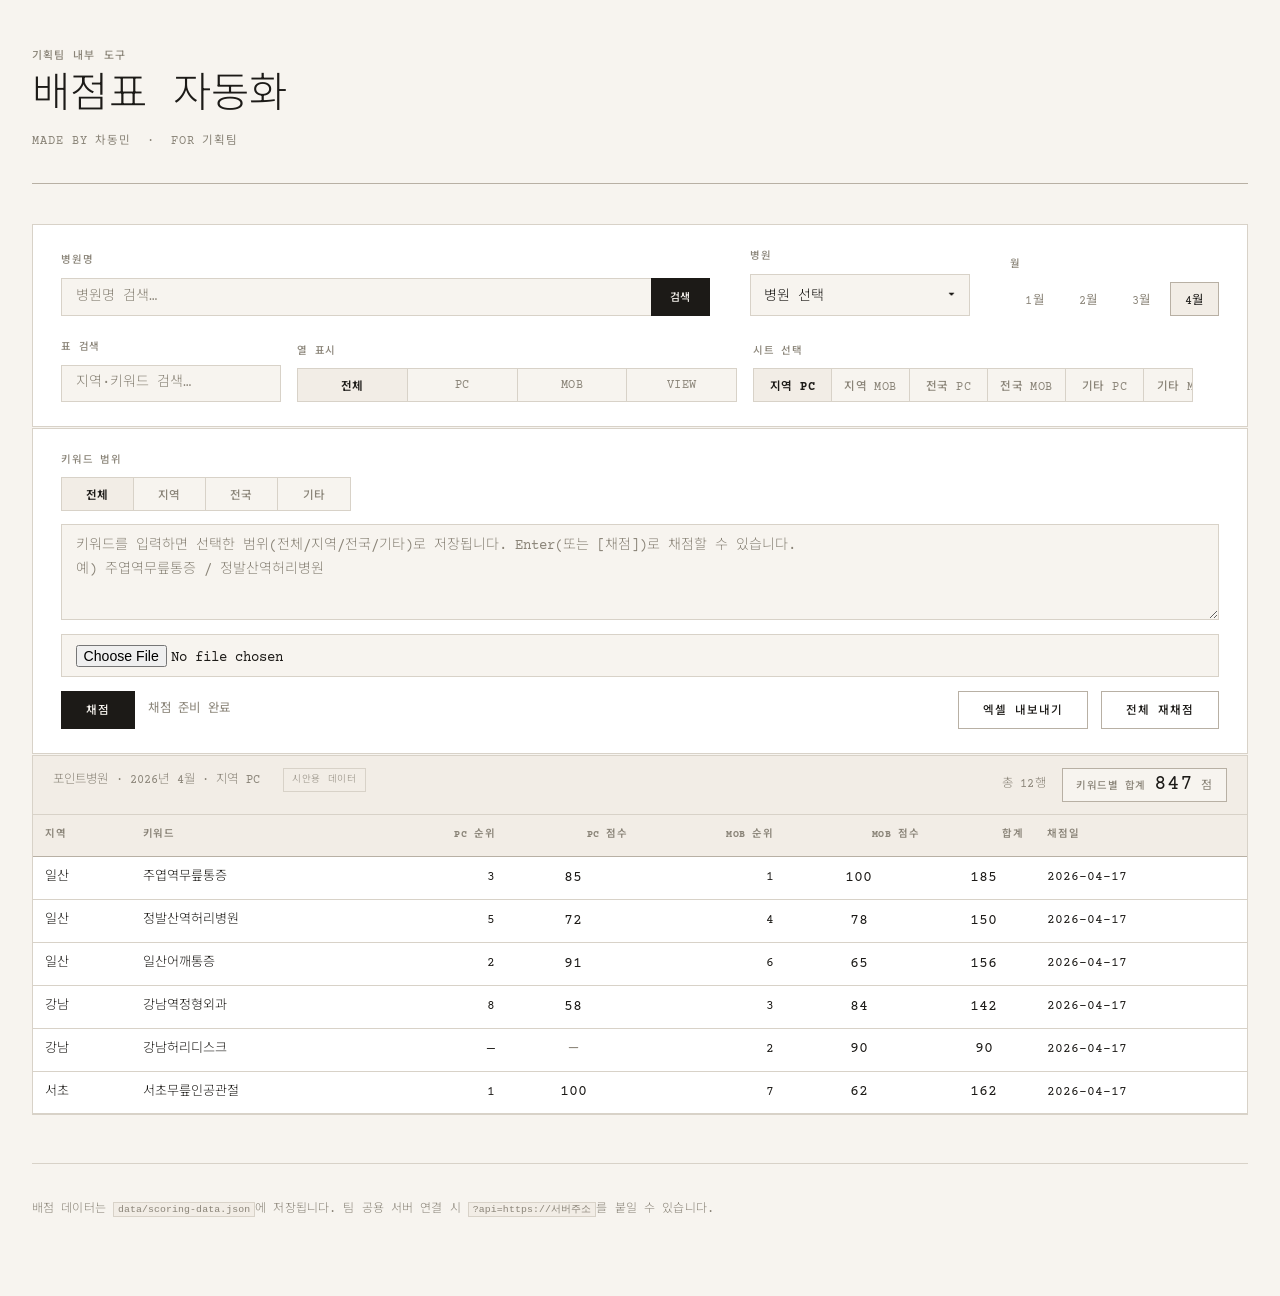
<file: 시안_르라보.html>
<!DOCTYPE html>
<html lang="ko">
  <head>
    <meta charset="UTF-8" />
    <meta name="viewport" content="width=device-width, initial-scale=1" />
    <title>배점표 자동화 — Le Labo Style</title>
    <link rel="preconnect" href="https://fonts.googleapis.com" />
    <link rel="preconnect" href="https://fonts.gstatic.com" crossorigin />
    <link
      href="https://fonts.googleapis.com/css2?family=Courier+Prime:ital,wght@0,400;0,700;1,400&family=Noto+Sans+KR:wght@300;400;500&display=swap"
      rel="stylesheet"
    />
    <style>
      :root {
        --bg: #f7f4ef;
        --surface: #ffffff;
        --surface-2: #f2ede6;
        --border: #d8d2c8;
        --border-dark: #b8b0a4;
        --text: #1c1a17;
        --muted: #8a8478;
        --accent: #1c1a17;
        --accent-warm: #6b5f4e;
        --radius: 0px;
        --font-serif: "Courier Prime", "Courier New", "Noto Sans KR", monospace;
        --font-sans: "Courier Prime", "Courier New", "Noto Sans KR", monospace;
      }

      *,
      *::before,
      *::after {
        box-sizing: border-box;
      }

      body {
        margin: 0;
        min-height: 100vh;
        font-family: var(--font-sans);
        background: var(--bg);
        color: var(--text);
        line-height: 1.6;
        font-weight: 300;
      }

      /* ── 레이아웃 ── */
      .app {
        max-width: 1320px;
        margin: 0 auto;
        padding: 0 2rem 4rem;
      }

      /* ── 헤더 ── */
      .header {
        display: flex;
        align-items: flex-end;
        justify-content: space-between;
        padding: 3rem 0 2rem;
        border-bottom: 1px solid var(--border-dark);
        margin-bottom: 2.5rem;
      }

      .header__brand {}

      .header__eyebrow {
        font-family: var(--font-sans);
        font-size: 0.68rem;
        font-weight: 500;
        letter-spacing: 0.10em;
        text-transform: uppercase;
        color: var(--muted);
        margin: 0 0 0.6rem;
      }

      .header__title {
        font-family: var(--font-serif);
        font-size: 2.6rem;
        font-weight: 300;
        letter-spacing: 0.01em;
        margin: 0;
        line-height: 1.1;
      }

      .header__subtitle {
        font-family: var(--font-sans);
        font-size: 0.72rem;
        letter-spacing: 0.08em;
        text-transform: uppercase;
        color: var(--muted);
        margin: 0.75rem 0 0;
        font-weight: 400;
      }

      /* ── 툴바 ── */
      .toolbar {
        display: flex;
        flex-wrap: wrap;
        align-items: flex-end;
        gap: 1.5rem 2.5rem;
        padding: 1.5rem 1.75rem;
        background: var(--surface);
        border: 1px solid var(--border);
        margin-bottom: 1px;
      }

      .toolbar__group {
        display: flex;
        flex-direction: column;
        gap: 0.5rem;
        min-width: 0;
      }

      .toolbar__label {
        font-size: 0.65rem;
        font-weight: 500;
        text-transform: uppercase;
        letter-spacing: 0.08em;
        color: var(--muted);
      }

      /* ── 인풋 ── */
      .input {
        width: 100%;
        padding: 0.6rem 0.85rem;
        border: 1px solid var(--border);
        border-radius: 0;
        background: var(--bg);
        color: var(--text);
        font-family: var(--font-sans);
        font-size: 0.88rem;
        font-weight: 300;
        caret-color: var(--accent);
        transition: border-color 0.2s;
      }

      .input::placeholder {
        color: var(--muted);
        font-weight: 300;
      }

      .input:focus {
        outline: none;
        border-color: var(--accent);
      }

      .input--textarea {
        min-height: 96px;
        resize: vertical;
        line-height: 1.7;
      }

      /* ── 버튼 ── */
      .btn {
        display: inline-flex;
        align-items: center;
        justify-content: center;
        padding: 0.6rem 1.5rem;
        font-family: var(--font-sans);
        font-size: 0.72rem;
        font-weight: 500;
        letter-spacing: 0.08em;
        text-transform: uppercase;
        cursor: pointer;
        border: 1px solid var(--accent);
        background: var(--accent);
        color: var(--bg);
        transition: background 0.2s, color 0.2s;
      }

      .btn:hover {
        background: transparent;
        color: var(--accent);
      }

      .btn--ghost {
        background: transparent;
        color: var(--accent);
        border-color: var(--border-dark);
      }

      .btn--ghost:hover {
        border-color: var(--accent);
      }

      /* ── 병원 셀렉트 ── */
      .hospital-select {
        position: relative;
        min-width: 220px;
      }

      .hospital-select__trigger {
        width: 100%;
        display: flex;
        align-items: center;
        justify-content: space-between;
        gap: 0.6rem;
        padding: 0.6rem 0.85rem;
        border: 1px solid var(--border);
        background: var(--bg);
        color: var(--text);
        font-family: var(--font-sans);
        font-size: 0.88rem;
        font-weight: 300;
        cursor: pointer;
        transition: border-color 0.2s;
      }

      .hospital-select__trigger:hover,
      .hospital-select__trigger:focus {
        outline: none;
        border-color: var(--accent);
      }

      .hospital-select__menu {
        position: absolute;
        left: 0;
        right: 0;
        top: calc(100% + 2px);
        max-height: 260px;
        overflow: auto;
        background: var(--surface);
        border: 1px solid var(--border-dark);
        box-shadow: 0 8px 32px rgba(28, 26, 23, 0.1);
        z-index: 20;
        padding: 0.25rem;
      }

      .hospital-select__option {
        width: 100%;
        text-align: left;
        padding: 0.5rem 0.75rem;
        border: none;
        background: transparent;
        color: var(--text);
        font-family: var(--font-sans);
        font-size: 0.85rem;
        font-weight: 300;
        cursor: pointer;
        transition: background 0.15s;
      }

      .hospital-select__option:hover {
        background: var(--surface-2);
      }

      .hospital-select__option[aria-selected="true"] {
        background: var(--surface-2);
        font-weight: 500;
      }

      /* ── 탭 ── */
      .tabs {
        display: flex;
        flex-wrap: wrap;
        gap: 0.25rem;
      }

      .tab {
        padding: 0.45rem 0.9rem;
        border: 1px solid transparent;
        background: transparent;
        color: var(--muted);
        font-family: var(--font-sans);
        font-size: 0.78rem;
        font-weight: 400;
        letter-spacing: 0.02em;
        cursor: pointer;
        transition: all 0.15s;
      }

      .tab:hover {
        color: var(--text);
        border-color: var(--border);
      }

      .tab[aria-selected="true"] {
        color: var(--text);
        background: var(--surface-2);
        border-color: var(--border-dark);
      }

      /* ── 채널 탭 ── */
      .channel-tabs {
        display: flex;
        border: 1px solid var(--border);
        background: var(--bg);
        gap: 0;
      }

      .channel-tab {
        flex: 1;
        padding: 0.45rem 0.5rem;
        border: none;
        border-right: 1px solid var(--border);
        background: transparent;
        color: var(--muted);
        font-family: var(--font-sans);
        font-size: 0.72rem;
        font-weight: 500;
        letter-spacing: 0.03em;
        text-transform: uppercase;
        cursor: pointer;
        white-space: nowrap;
        transition: all 0.15s;
      }

      .channel-tab:last-child {
        border-right: none;
      }

      .channel-tab:hover {
        color: var(--text);
        background: var(--surface-2);
      }

      .channel-tab[aria-selected="true"] {
        color: var(--text);
        background: var(--surface-2);
        font-weight: 600;
      }

      /* ── 툴바 레이아웃 ── */
      .toolbar__field-row {
        display: flex;
        align-items: stretch;
        gap: 0;
      }

      .toolbar__field-row .input {
        flex: 1;
        border-right: none;
      }

      .toolbar__search-btn {
        padding: 0.6rem 1.1rem;
        font-size: 0.68rem;
      }

      .toolbar__group--stretch {
        flex: 1 1 240px;
        min-width: min(100%, 200px);
      }

      .toolbar__group--filter-split {
        flex: 1 1 560px;
        min-width: min(100%, 280px);
      }

      .toolbar__filter-split {
        display: flex;
        align-items: flex-end;
        flex-wrap: wrap;
        gap: 1rem;
        width: 100%;
      }

      .toolbar__filter-search {
        flex: 0 1 220px;
        min-width: 0;
        display: flex;
        flex-direction: column;
        gap: 0.5rem;
      }

      .toolbar__channel-wrap,
      .toolbar__sheet-quick-wrap {
        flex: 1 1 360px;
        min-width: 320px;
        max-width: 440px;
        display: flex;
        flex-direction: column;
        gap: 0.5rem;
      }

      .toolbar__sheet-quick-wrap .channel-tabs {
        overflow-x: auto;
        flex-wrap: nowrap;
        scrollbar-width: thin;
      }

      .toolbar__sheet-quick-wrap .channel-tab {
        flex: 0 0 auto;
        min-width: 78px;
      }

      /* ── 업로드 패널 ── */
      .upload-panel {
        display: flex;
        flex-direction: column;
        gap: 0.85rem;
        padding: 1.5rem 1.75rem;
        background: var(--surface);
        border: 1px solid var(--border);
        margin-bottom: 1px;
      }

      .upload-panel__scope {
        display: flex;
        flex-direction: column;
        gap: 0.5rem;
      }

      .upload-panel__scope-tabs {
        align-self: flex-start;
      }

      .upload-panel__scope-tabs .channel-tab {
        min-width: 4.5rem;
      }

      .upload-panel__row {
        display: flex;
        flex-wrap: wrap;
        gap: 0.6rem;
        align-items: center;
      }

      .upload-panel__row--score {
        align-items: center;
        gap: 0.85rem;
      }

      .upload-panel__score-status {
        font-size: 0.78rem;
        font-weight: 400;
        letter-spacing: 0.02em;
        color: var(--muted);
        min-height: 1.35em;
      }

      .upload-panel__rerun-btn,
      .upload-panel__export-btn {
        margin-left: auto;
      }

      .upload-panel__export-btn + .upload-panel__rerun-btn {
        margin-left: 0;
      }

      /* ── 패널 (테이블) ── */
      .panel {
        background: var(--surface);
        border: 1px solid var(--border);
        overflow: hidden;
      }

      .panel__meta {
        display: flex;
        flex-wrap: wrap;
        justify-content: space-between;
        gap: 0.5rem;
        padding: 0.75rem 1.25rem;
        font-size: 0.78rem;
        color: var(--muted);
        border-bottom: 1px solid var(--border);
        background: var(--surface-2);
        letter-spacing: 0.01em;
      }

      .panel__stats {
        display: flex;
        align-items: center;
        gap: 1rem;
      }

      .panel__total-badge {
        display: inline-flex;
        align-items: baseline;
        gap: 0.3rem 0.5rem;
        padding: 0.35rem 0.85rem;
        background: var(--bg);
        border: 1px solid var(--border-dark);
      }

      .panel__total-label {
        font-size: 0.65rem;
        font-weight: 500;
        letter-spacing: 0.05em;
        text-transform: uppercase;
        color: var(--muted);
      }

      .panel__total-value {
        font-family: var(--font-serif);
        font-size: 1.3rem;
        font-weight: 400;
        font-variant-numeric: tabular-nums;
        color: var(--text);
        line-height: 1;
      }

      .panel__total-unit {
        font-size: 0.75rem;
        color: var(--muted);
        font-weight: 400;
      }

      .table-wrap {
        overflow: auto;
        max-height: min(70vh, 720px);
      }

      .score-table {
        width: max-content;
        min-width: 100%;
        border-collapse: collapse;
        font-size: 0.82rem;
      }

      .score-table thead th {
        position: sticky;
        top: 0;
        z-index: 1;
        padding: 0.75rem 0.75rem;
        text-align: left;
        font-family: var(--font-sans);
        font-size: 0.65rem;
        font-weight: 600;
        letter-spacing: 0.06em;
        text-transform: uppercase;
        background: var(--surface-2);
        border-bottom: 1px solid var(--border-dark);
        white-space: nowrap;
        color: var(--muted);
      }

      .score-table tbody td {
        padding: 0.55rem 0.75rem;
        border-bottom: 1px solid var(--border);
        vertical-align: middle;
        font-weight: 300;
      }

      .score-table tbody tr:hover {
        background: var(--surface-2);
      }

      .score-table .num {
        text-align: right;
        font-variant-numeric: tabular-nums;
        font-family: var(--font-serif);
      }

      .score-table .score {
        text-align: center;
        font-family: var(--font-serif);
        font-size: 0.95rem;
        font-weight: 500;
        font-variant-numeric: tabular-nums;
      }

      .score-table .score.is-empty {
        color: var(--muted);
        font-weight: 300;
      }

      /* ── 푸터 ── */
      .footer {
        margin-top: 3rem;
        padding-top: 1.5rem;
        border-top: 1px solid var(--border);
        font-size: 0.75rem;
        color: var(--muted);
        font-weight: 300;
        letter-spacing: 0.01em;
      }

      code {
        font-size: 0.82em;
        background: var(--surface-2);
        padding: 0.1em 0.4em;
        border: 1px solid var(--border);
      }

      .toast {
        position: fixed;
        bottom: 1.5rem;
        left: 50%;
        transform: translateX(-50%);
        max-width: min(92vw, 28rem);
        padding: 0.7rem 1.2rem;
        background: var(--text);
        color: var(--bg);
        font-size: 0.82rem;
        font-weight: 300;
        letter-spacing: 0.01em;
        box-shadow: 0 8px 32px rgba(28, 26, 23, 0.15);
        z-index: 10;
      }

      /* ── 더미 데이터 표시용 ── */
      .demo-badge {
        display: inline-block;
        font-size: 0.6rem;
        letter-spacing: 0.07em;
        text-transform: uppercase;
        color: var(--muted);
        border: 1px solid var(--border);
        padding: 0.2rem 0.5rem;
        margin-left: 1rem;
        vertical-align: middle;
      }
    </style>
  </head>
  <body>
    <div class="app">

      <!-- 헤더 -->
      <header class="header">
        <div class="header__brand">
          <p class="header__eyebrow">기획팀 내부 도구</p>
          <h1 class="header__title">배점표 자동화</h1>
          <p class="header__subtitle">Made by 차동민 &nbsp;·&nbsp; For 기획팀</p>
        </div>
      </header>

      <!-- 툴바 -->
      <nav class="toolbar" aria-label="월·시트 선택">
        <div class="toolbar__group toolbar__group--stretch">
          <label class="toolbar__label" for="hospitalFilterInput">병원명</label>
          <div class="toolbar__field-row">
            <input
              type="search"
              id="hospitalFilterInput"
              class="input"
              placeholder="병원명 검색…"
              autocomplete="off"
            />
            <button type="button" class="btn toolbar__search-btn">검색</button>
          </div>
        </div>
        <div class="toolbar__group">
          <span class="toolbar__label">병원</span>
          <div class="hospital-select">
            <button type="button" class="hospital-select__trigger">
              <span>병원 선택</span>
              <span aria-hidden="true">▾</span>
            </button>
          </div>
        </div>
        <div class="toolbar__group">
          <span class="toolbar__label">월</span>
          <div class="tabs" role="tablist">
            <button class="tab" role="tab">1월</button>
            <button class="tab" role="tab">2월</button>
            <button class="tab" role="tab">3월</button>
            <button class="tab" role="tab" aria-selected="true">4월</button>
          </div>
        </div>
        <div class="toolbar__group toolbar__group--stretch toolbar__group--filter-split">
          <div class="toolbar__filter-split">
            <div class="toolbar__filter-search">
              <label class="toolbar__label" for="filterInput">표 검색</label>
              <input type="search" id="filterInput" class="input" placeholder="지역·키워드 검색…" autocomplete="off" />
            </div>
            <div class="toolbar__channel-wrap">
              <span class="toolbar__label">열 표시</span>
              <div class="channel-tabs" role="tablist">
                <button class="channel-tab" role="tab" aria-selected="true">전체</button>
                <button class="channel-tab" role="tab">PC</button>
                <button class="channel-tab" role="tab">MOB</button>
                <button class="channel-tab" role="tab">VIEW</button>
              </div>
            </div>
            <div class="toolbar__sheet-quick-wrap">
              <span class="toolbar__label">시트 선택</span>
              <div class="channel-tabs" role="tablist" style="overflow-x:auto; flex-wrap:nowrap;">
                <button class="channel-tab" role="tab" style="flex:0 0 auto; min-width:78px;" aria-selected="true">지역 PC</button>
                <button class="channel-tab" role="tab" style="flex:0 0 auto; min-width:78px;">지역 MOB</button>
                <button class="channel-tab" role="tab" style="flex:0 0 auto; min-width:78px;">전국 PC</button>
                <button class="channel-tab" role="tab" style="flex:0 0 auto; min-width:78px;">전국 MOB</button>
                <button class="channel-tab" role="tab" style="flex:0 0 auto; min-width:78px;">기타 PC</button>
                <button class="channel-tab" role="tab" style="flex:0 0 auto; min-width:78px;">기타 MOB</button>
              </div>
            </div>
          </div>
        </div>
      </nav>

      <!-- 업로드 패널 -->
      <section class="upload-panel">
        <div class="upload-panel__scope">
          <span class="toolbar__label">키워드 범위</span>
          <div class="channel-tabs upload-panel__scope-tabs" style="align-self:flex-start;" role="tablist">
            <button class="channel-tab" role="tab" aria-selected="true" style="min-width:4.5rem;">전체</button>
            <button class="channel-tab" role="tab" style="min-width:4.5rem;">지역</button>
            <button class="channel-tab" role="tab" style="min-width:4.5rem;">전국</button>
            <button class="channel-tab" role="tab" style="min-width:4.5rem;">기타</button>
          </div>
        </div>
        <div class="upload-panel__row">
          <textarea
            class="input input--textarea"
            placeholder="키워드를 입력하면 선택한 범위(전체/지역/전국/기타)로 저장됩니다. Enter(또는 [채점])로 채점할 수 있습니다.&#10;예) 주엽역무릎통증 / 정발산역허리병원"
          ></textarea>
        </div>
        <div class="upload-panel__row">
          <input type="file" class="input" accept=".xlsx,.txt,.csv" />
        </div>
        <div class="upload-panel__row upload-panel__row--score">
          <button type="button" class="btn">채점</button>
          <span class="upload-panel__score-status">채점 준비 완료</span>
          <button type="button" class="btn btn--ghost upload-panel__export-btn">엑셀 내보내기</button>
          <button type="button" class="btn btn--ghost upload-panel__rerun-btn">전체 재채점</button>
        </div>
      </section>

      <!-- 데이터 패널 -->
      <section class="panel" aria-live="polite">
        <div class="panel__meta">
          <span class="panel__source">포인트병원 · 2026년 4월 · 지역 PC <span class="demo-badge">시안용 데이터</span></span>
          <div class="panel__stats">
            <span class="panel__count">총 12행</span>
            <div class="panel__total-badge">
              <span class="panel__total-label">키워드별 합계</span>
              <span class="panel__total-value">847</span>
              <span class="panel__total-unit">점</span>
            </div>
          </div>
        </div>
        <div class="table-wrap">
          <table class="score-table">
            <thead>
              <tr>
                <th>지역</th>
                <th>키워드</th>
                <th class="num">PC 순위</th>
                <th class="num">PC 점수</th>
                <th class="num">MOB 순위</th>
                <th class="num">MOB 점수</th>
                <th class="num">합계</th>
                <th>채점일</th>
              </tr>
            </thead>
            <tbody>
              <tr>
                <td>일산</td>
                <td>주엽역무릎통증</td>
                <td class="num">3</td>
                <td class="score">85</td>
                <td class="num">1</td>
                <td class="score">100</td>
                <td class="score">185</td>
                <td>2026-04-17</td>
              </tr>
              <tr>
                <td>일산</td>
                <td>정발산역허리병원</td>
                <td class="num">5</td>
                <td class="score">72</td>
                <td class="num">4</td>
                <td class="score">78</td>
                <td class="score">150</td>
                <td>2026-04-17</td>
              </tr>
              <tr>
                <td>일산</td>
                <td>일산어깨통증</td>
                <td class="num">2</td>
                <td class="score">91</td>
                <td class="num">6</td>
                <td class="score">65</td>
                <td class="score">156</td>
                <td>2026-04-17</td>
              </tr>
              <tr>
                <td>강남</td>
                <td>강남역정형외과</td>
                <td class="num">8</td>
                <td class="score">58</td>
                <td class="num">3</td>
                <td class="score">84</td>
                <td class="score">142</td>
                <td>2026-04-17</td>
              </tr>
              <tr>
                <td>강남</td>
                <td>강남허리디스크</td>
                <td class="num">—</td>
                <td class="score is-empty">—</td>
                <td class="num">2</td>
                <td class="score">90</td>
                <td class="score">90</td>
                <td>2026-04-17</td>
              </tr>
              <tr>
                <td>서초</td>
                <td>서초무릎인공관절</td>
                <td class="num">1</td>
                <td class="score">100</td>
                <td class="num">7</td>
                <td class="score">62</td>
                <td class="score">162</td>
                <td>2026-04-17</td>
              </tr>
            </tbody>
          </table>
        </div>
      </section>

      <footer class="footer">
        <p>
          배점 데이터는 <code>data/scoring-data.json</code>에 저장됩니다.
          팀 공용 서버 연결 시 <code>?api=https://서버주소</code>를 붙일 수 있습니다.
        </p>
      </footer>
    </div>
  </body>
</html>
</file>
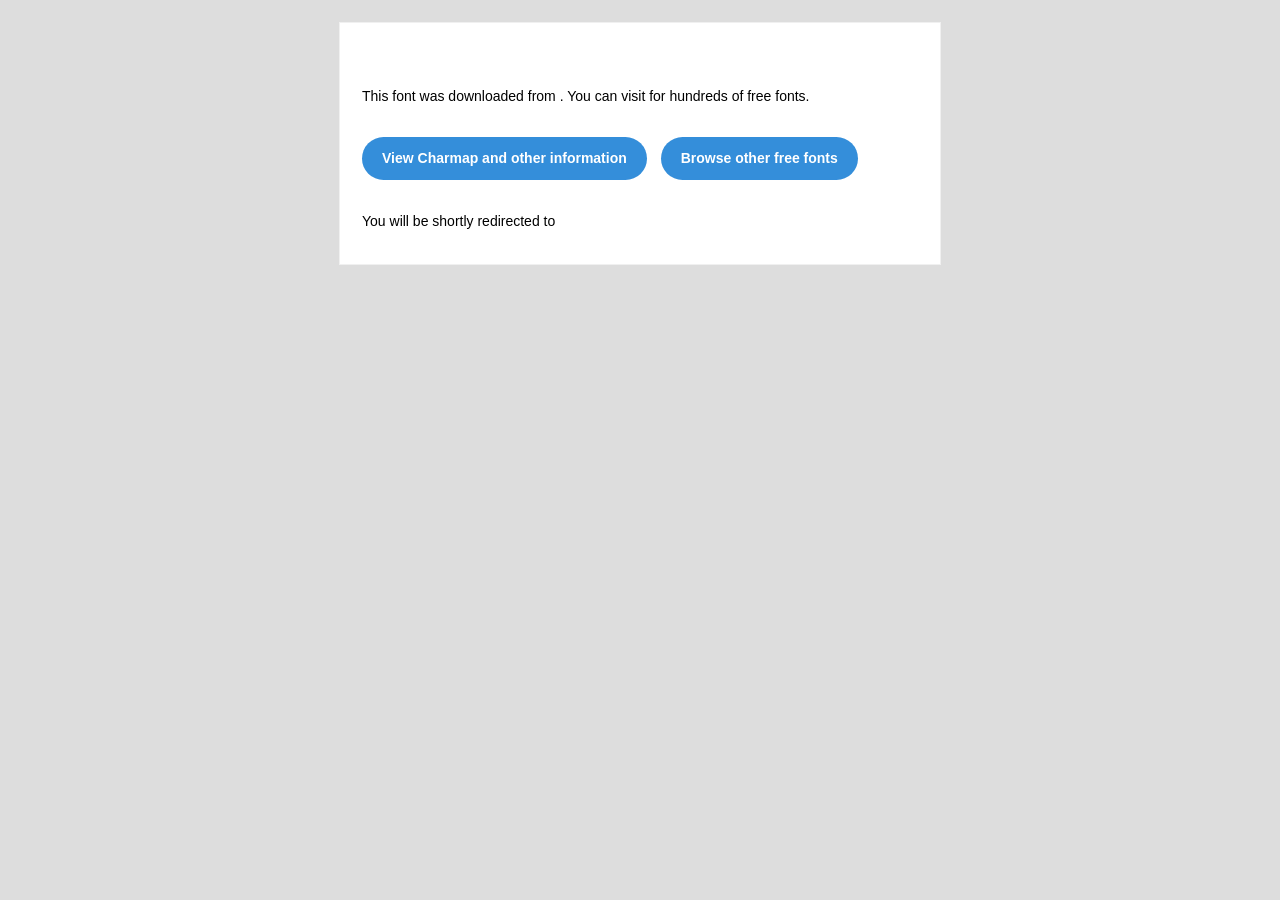
<file: font/MagdaCleanMono Regular/readme.html>
<!DOCTYPE html PUBLIC "-//W3C//DTD XHTML 1.0 Transitional//EN" "http://www.w3.org/TR/xhtml1/DTD/xhtml1-transitional.dtd">
<html xmlns="http://www.w3.org/1999/xhtml">
  <head>
    <meta name="viewport" content="width=device-width" />
    <meta http-equiv="Content-Type" content="text/html; charset=UTF-8" />
    
    <meta http-equiv="refresh" content="5;url=?ref=readme">
    <title></title>
    <style>
/* -------------------------------------
   GLOBAL
   ------------------------------------- */
    * {
      margin:0;
      padding:0;
      font-family: "Helvetica Neue", "Helvetica", Helvetica, Arial, sans-serif;
      font-size: 100%;
      line-height: 1.6;
    }

    img {
      max-width: 100%;
    }

    body {
      -webkit-font-smoothing:antialiased;
      -webkit-text-size-adjust:none;
      width: 100%!important;
      height: 100%;
      background:#DDD;
    }


    /* -------------------------------------
       ELEMENTS
       ------------------------------------- */
    a {
      color: #348eda;
    }

    .btn-primary, .btn-secondary {
      text-decoration:none;
      color: #FFF;
      background-color: #348eda;
      padding:10px 20px;
      font-weight:bold;
      margin: 20px 10px 20px 0;
      text-align:center;
      cursor:pointer;
      display: inline-block;
      border-radius: 25px;
    }

    .btn-secondary{
      background: #aaa;
    }

    .last {
      margin-bottom: 0;
    }

    .first{
      margin-top: 0;
    }


    /* -------------------------------------
       BODY
       ------------------------------------- */
    table.body-wrap {
      width: 100%;
      padding: 20px;
    }

    table.body-wrap .container{
      border: 1px solid #f0f0f0;
    }


    /* -------------------------------------
       FOOTER
       ------------------------------------- */
    table.footer-wrap {
      width: 100%;
      clear:both!important;
    }

    .footer-wrap .container p {
      font-size:12px;
      color:#666;

    }

    table.footer-wrap a{
      color: #999;
    }


    /* -------------------------------------
       TYPOGRAPHY
       ------------------------------------- */
    h1,h2,h3{
      font-family: "Helvetica Neue", Helvetica, Arial, "Lucida Grande", sans-serif; line-height: 1.1; margin-bottom:15px; color:#000;
      margin: 40px 0 10px;
      line-height: 1.2;
      font-weight:200;
    }

    h1 {
      font-size: 36px;
    }
    h2 {
      font-size: 28px;
    }
    h3 {
      font-size: 22px;
    }

    p, ul {
      margin-bottom: 10px;
      font-weight: normal;
      font-size:14px;
    }

    ul li {
      margin-left:5px;
      list-style-position: inside;
    }

    /* ---------------------------------------------------
       RESPONSIVENESS
       Nuke it from orbit. It's the only way to be sure.
       ------------------------------------------------------ */

    /* Set a max-width, and make it display as block so it will automatically stretch to that width, but will also shrink down on a phone or something */
    .container {
      display:block!important;
      max-width:600px!important;
      margin:0 auto!important; /* makes it centered */
      clear:both!important;
    }

    /* This should also be a block element, so that it will fill 100% of the .container */
    .content {
      padding:20px;
      max-width:600px;
      margin:0 auto;
      display:block;
    }

    /* Let's make sure tables in the content area are 100% wide */
    .content table {
      width: 100%;
    }

    </style>
  </head>

  <body bgcolor="#f6f6f6">

    <!-- body -->
    <table class="body-wrap">
      <tr>
        <td></td>
        <td class="container" bgcolor="#FFFFFF">

          <!-- content -->
          <div class="content">
            <table>
              <tr>
                <td>
                  <h1></h1>
                  <p>This font was downloaded from <a href="?ref=readme"></a> . You can visit <a href="?ref=readme"></a> for hundreds of free fonts.</p>
                  <p><a href="?ref=readme" class="btn-primary">View Charmap and other information</a> <a href="?ref=readme" class="btn-primary">Browse other free fonts</a></p>
                  <p>You will be shortly redirected to </p>
                </td>
              </tr>
            </table>
          </div>
          <!-- /content -->

        </td>
        <td></td>
      </tr>
    </table>
    <!-- /body -->

  </body>
</html>
</file>
